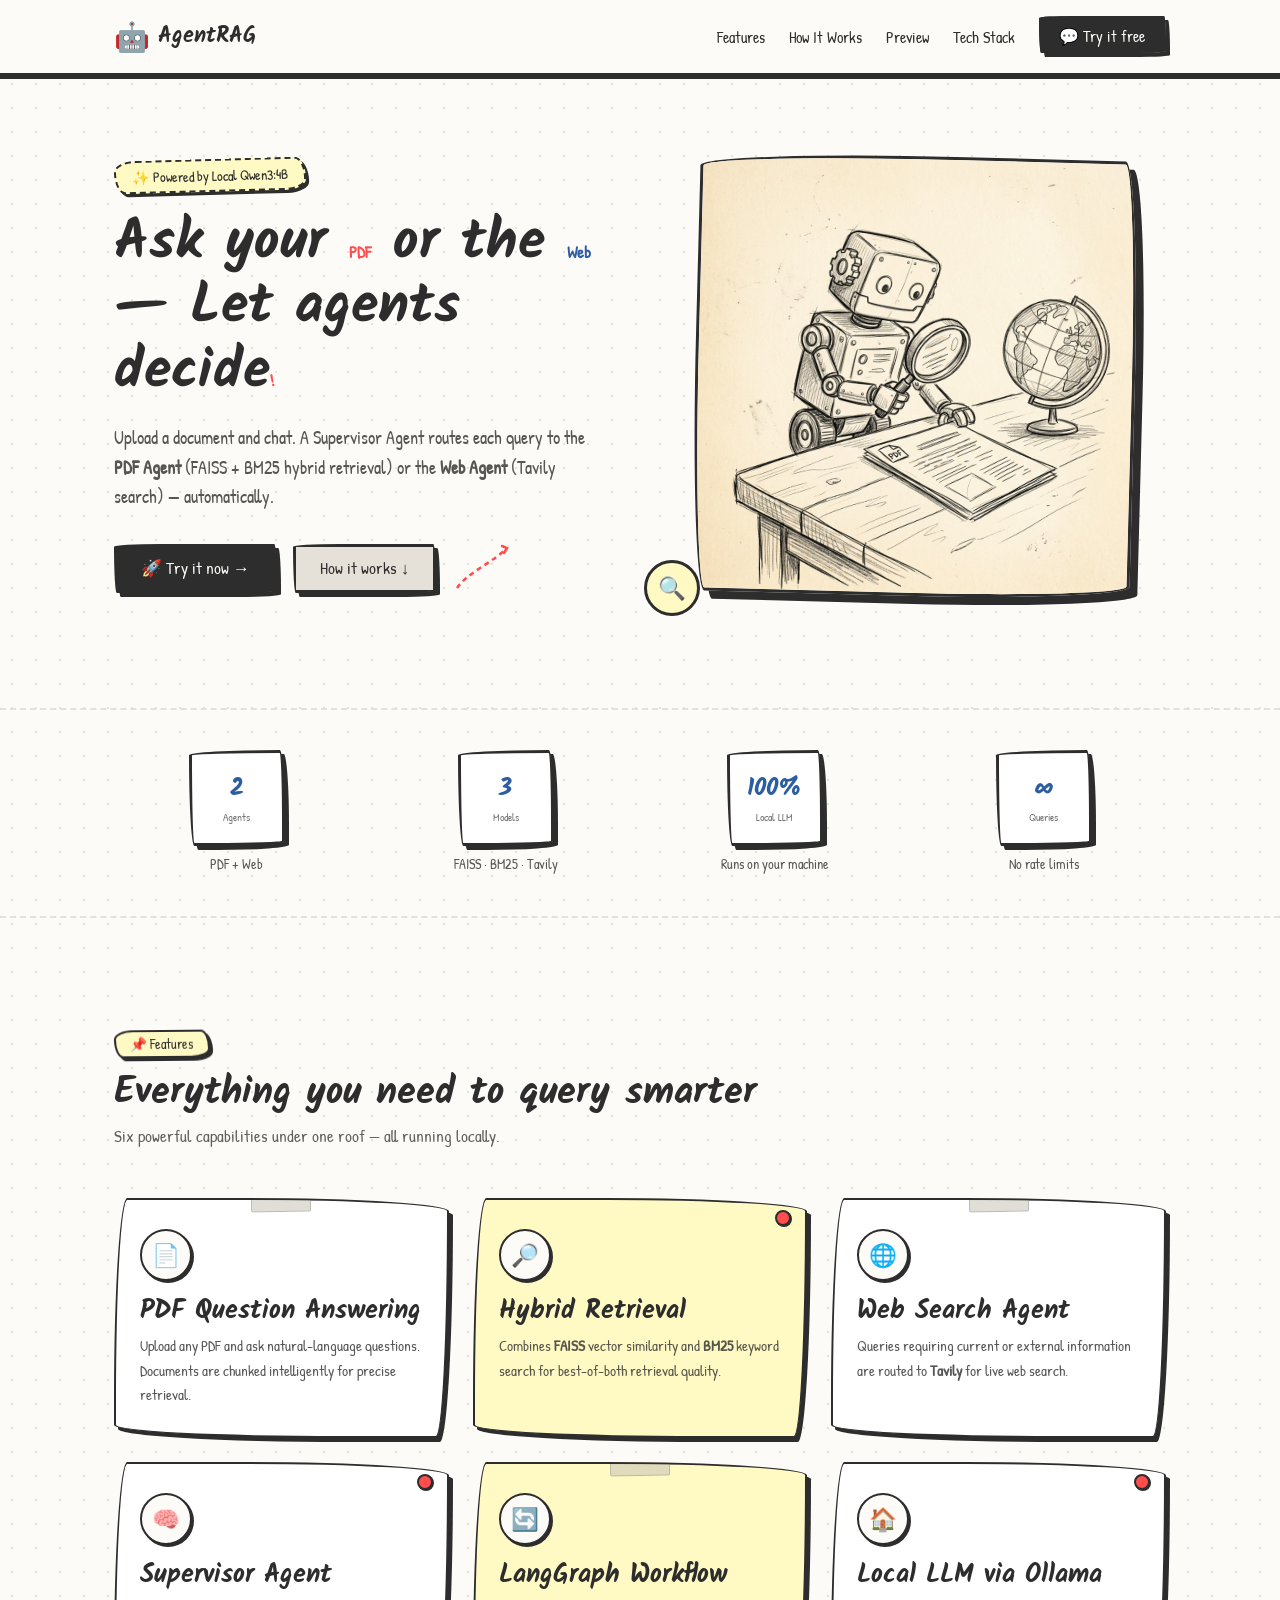
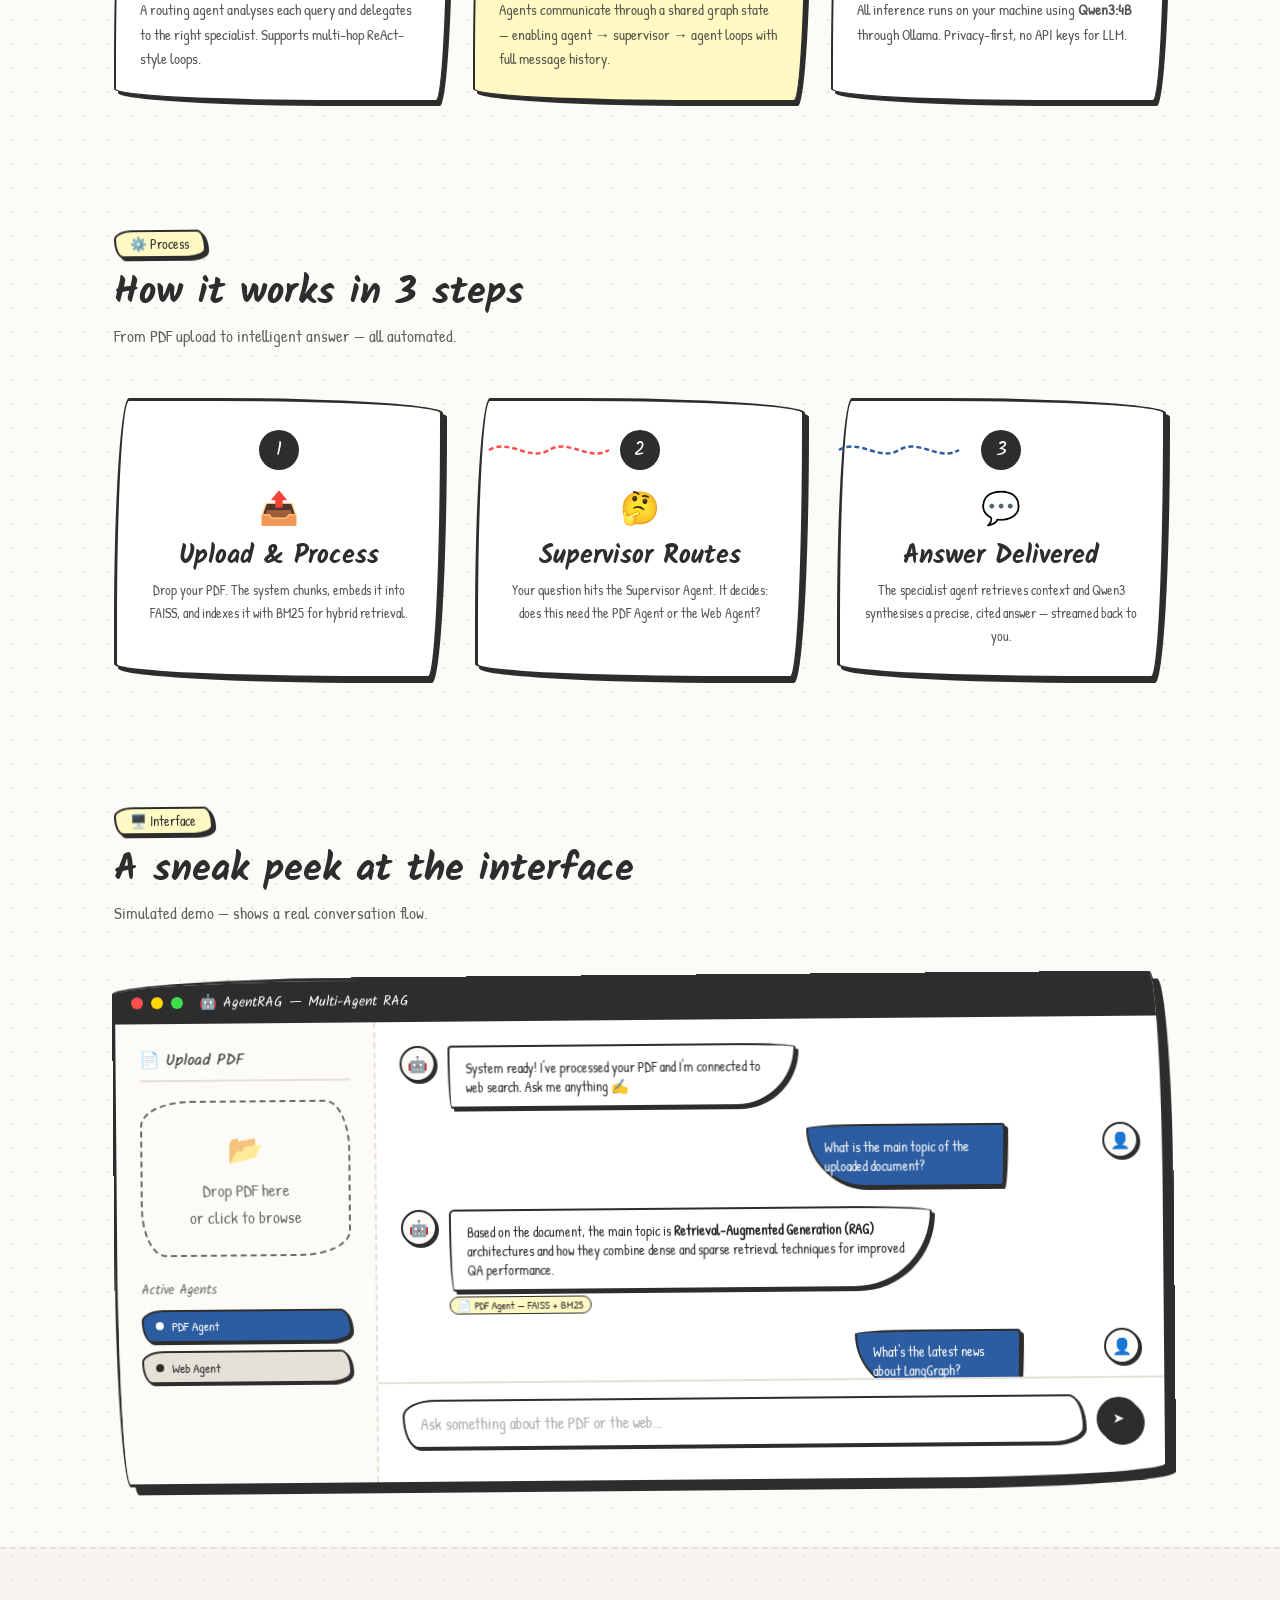
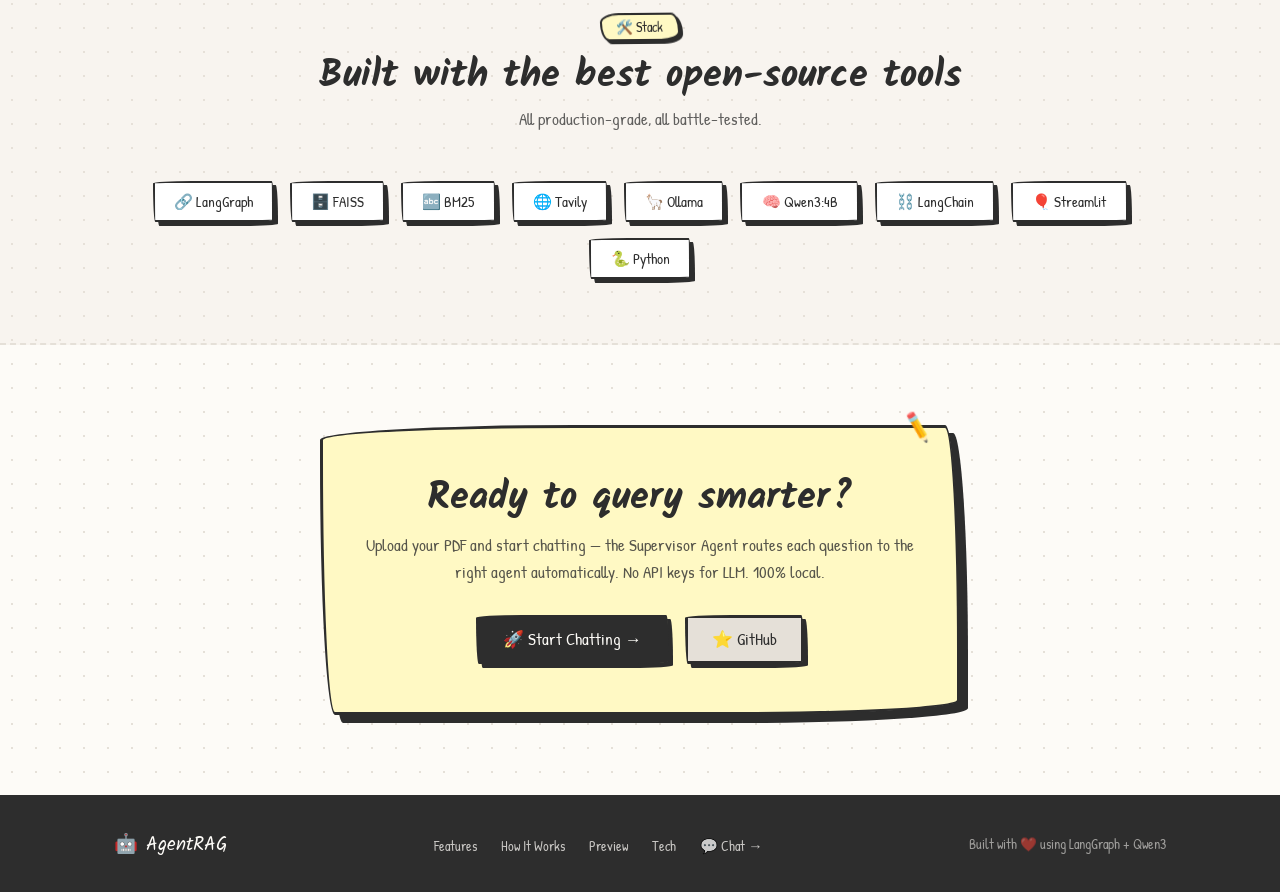
<file: frontend/index.html>
<!DOCTYPE html>
<html lang="en">
<head>
  <meta charset="UTF-8" />
  <meta name="viewport" content="width=device-width, initial-scale=1.0" />
  <title>Multi-Agent RAG — Ask Your PDF or the Web</title>
  <meta name="description" content="A multi-agent RAG system that routes your questions to a PDF Agent or Web Agent — powered by LangGraph, FAISS, BM25, Tavily, and Qwen3 running locally." />
  <link rel="icon" href="data:image/svg+xml,<svg xmlns=%22http://www.w3.org/2000/svg%22 viewBox=%220 0 100 100%22><text y=%22.9em%22 font-size=%2290%22>🤖</text></svg>" />
  <link rel="stylesheet" href="styles.css" />
</head>
<body>

  <!-- =====================================================
       NAV
  ====================================================== -->
  <header class="nav" role="banner">
    <div class="container">
      <div class="nav-inner">
        <a href="#" class="nav-logo" aria-label="Multi-Agent RAG home">
          <span class="nav-logo-icon" aria-hidden="true">🤖</span>
          <span class="nav-logo-text">AgentRAG</span>
        </a>

        <nav aria-label="Main navigation">
          <ul class="nav-links">
            <li><a href="#features">Features</a></li>
            <li><a href="#how-it-works">How It Works</a></li>
            <li><a href="#preview">Preview</a></li>
            <li><a href="#tech">Tech Stack</a></li>
            <li>
              <a href="chat.html" id="nav-launch-btn" class="nav-cta">
                💬 Try it free
              </a>
            </li>
          </ul>
        </nav>
      </div>
    </div>
  </header>

  <main>

    <!-- =====================================================
         HERO
    ====================================================== -->
    <section class="hero" aria-labelledby="hero-heading">
      <div class="container">
        <div class="hero-grid">

          <!-- Left: Text -->
          <div>
            <div class="hero-badge" aria-label="Badge: Powered by Local LLM">
              ✨ Powered by Local Qwen3:4B
            </div>

            <h1 class="hero-title" id="hero-heading">
              Ask your
              <span class="accent-word">PDF</span>
              or the
              <span class="secondary-word">Web</span>
              — Let agents decide<span style="display:inline-block;transform:rotate(-10deg);color:var(--accent)">!</span>
            </h1>

            <p class="hero-subtitle">
              Upload a document and chat. A Supervisor Agent routes each query to the
              <strong>PDF Agent</strong> (FAISS + BM25 hybrid retrieval) or the
              <strong>Web Agent</strong> (Tavily search) — automatically.
            </p>

            <div class="hero-actions">
              <a href="chat.html" id="hero-launch-btn" class="btn btn-primary">
                🚀 Try it now →
              </a>
              <a href="#how-it-works" class="btn btn-secondary" id="hero-learn-btn">
                How it works ↓
              </a>

              <!-- Dashed arrow decoration (desktop only) -->
              <svg class="hero-arrow" width="60" height="50" viewBox="0 0 60 50" fill="none" aria-hidden="true">
                <path d="M5 45 C 15 30, 40 20, 55 5" stroke="#ff4d4d" stroke-width="2.5" stroke-dasharray="5 4" fill="none"/>
                <path d="M50 3 L55 5 L52 10" stroke="#ff4d4d" stroke-width="2.5" fill="none" stroke-linecap="round"/>
              </svg>
            </div>
          </div>

          <!-- Right: Illustration -->
          <div class="hero-img-wrap">
            <img
              src="assets/hero.jpg"
              alt="Sketch of a robot reading a PDF document next to a globe — representing the PDF and Web agents"
              class="hero-img"
              width="440"
              height="440"
              loading="eager"
            />
            <div class="hero-bounce" aria-hidden="true">🔍</div>
          </div>

        </div>
      </div>
    </section>

    <!-- =====================================================
         STATS
    ====================================================== -->
    <section class="stats-bar" aria-label="Key stats">
      <div class="container">
        <div class="stats-grid">

          <div class="stat-item">
            <div class="stat-bubble">
              <span class="stat-num">2</span>
              <span class="stat-label">Agents</span>
            </div>
            <p class="stat-desc">PDF + Web</p>
          </div>

          <div class="stat-item">
            <div class="stat-bubble">
              <span class="stat-num">3</span>
              <span class="stat-label">Models</span>
            </div>
            <p class="stat-desc">FAISS · BM25 · Tavily</p>
          </div>

          <div class="stat-item">
            <div class="stat-bubble">
              <span class="stat-num">100%</span>
              <span class="stat-label">Local LLM</span>
            </div>
            <p class="stat-desc">Runs on your machine</p>
          </div>

          <div class="stat-item">
            <div class="stat-bubble">
              <span class="stat-num">∞</span>
              <span class="stat-label">Queries</span>
            </div>
            <p class="stat-desc">No rate limits</p>
          </div>

        </div>
      </div>
    </section>

    <!-- =====================================================
         FEATURES
    ====================================================== -->
    <section class="features" id="features" aria-labelledby="features-heading">
      <div class="container">
        <div class="section-tag">📌 Features</div>
        <h2 class="section-heading" id="features-heading">Everything you need to query smarter</h2>
        <p class="section-sub">Six powerful capabilities under one roof — all running locally.</p>

        <div class="features-grid">

          <!-- Card 1: tape -->
          <article class="feature-card" id="feature-pdf">
            <div class="tape" aria-hidden="true"></div>
            <div class="feature-icon-wrap" aria-hidden="true">📄</div>
            <h3 class="feature-title">PDF Question Answering</h3>
            <p class="feature-desc">
              Upload any PDF and ask natural-language questions.
              Documents are chunked intelligently for precise retrieval.
            </p>
          </article>

          <!-- Card 2: tack, postit -->
          <article class="feature-card postit-card" id="feature-hybrid">
            <div class="tack" aria-hidden="true"></div>
            <div class="feature-icon-wrap" aria-hidden="true">🔎</div>
            <h3 class="feature-title">Hybrid Retrieval</h3>
            <p class="feature-desc">
              Combines <strong>FAISS</strong> vector similarity and
              <strong>BM25</strong> keyword search for best-of-both retrieval quality.
            </p>
          </article>

          <!-- Card 3: tape -->
          <article class="feature-card" id="feature-web">
            <div class="tape" aria-hidden="true"></div>
            <div class="feature-icon-wrap" aria-hidden="true">🌐</div>
            <h3 class="feature-title">Web Search Agent</h3>
            <p class="feature-desc">
              Queries requiring current or external information are routed to
              <strong>Tavily</strong> for live web search.
            </p>
          </article>

          <!-- Card 4: tack -->
          <article class="feature-card" id="feature-supervisor">
            <div class="tack" aria-hidden="true"></div>
            <div class="feature-icon-wrap" aria-hidden="true">🧠</div>
            <h3 class="feature-title">Supervisor Agent</h3>
            <p class="feature-desc">
              A routing agent analyses each query and delegates to the right specialist.
              Supports multi-hop ReAct-style loops.
            </p>
          </article>

          <!-- Card 5: tape, postit -->
          <article class="feature-card postit-card" id="feature-langgraph">
            <div class="tape" aria-hidden="true"></div>
            <div class="feature-icon-wrap" aria-hidden="true">🔄</div>
            <h3 class="feature-title">LangGraph Workflow</h3>
            <p class="feature-desc">
              Agents communicate through a shared graph state — enabling agent → supervisor → agent loops with full message history.
            </p>
          </article>

          <!-- Card 6: tack -->
          <article class="feature-card" id="feature-local">
            <div class="tack" aria-hidden="true"></div>
            <div class="feature-icon-wrap" aria-hidden="true">🏠</div>
            <h3 class="feature-title">Local LLM via Ollama</h3>
            <p class="feature-desc">
              All inference runs on your machine using <strong>Qwen3:4B</strong> through Ollama.
              Privacy-first, no API keys for LLM.
            </p>
          </article>

        </div>
      </div>
    </section>

    <!-- =====================================================
         HOW IT WORKS
    ====================================================== -->
    <section class="how-it-works" id="how-it-works" aria-labelledby="hiw-heading">
      <div class="container">
        <div class="section-tag">⚙️ Process</div>
        <h2 class="section-heading" id="hiw-heading">How it works in 3 steps</h2>
        <p class="section-sub">From PDF upload to intelligent answer — all automated.</p>

        <div style="position:relative;">

          <!-- SVG squiggle connectors (desktop) -->
          <svg class="steps-connector" style="position:absolute;top:38px;left:calc(33.33% + 24px);width:calc(33.33% - 48px);height:28px;overflow:visible;z-index:5;" aria-hidden="true">
            <path d="M0,14 C20,2 40,26 60,14 C80,2 100,26 120,14" stroke="#ff4d4d" stroke-width="2.5" fill="none" stroke-dasharray="5 3" />
          </svg>
          <svg class="steps-connector" style="position:absolute;top:38px;left:calc(66.66% + 24px);width:calc(33.33% - 48px);height:28px;overflow:visible;z-index:5;" aria-hidden="true">
            <path d="M0,14 C20,2 40,26 60,14 C80,2 100,26 120,14" stroke="#2d5da1" stroke-width="2.5" fill="none" stroke-dasharray="5 3" />
          </svg>

          <div class="steps-grid">

            <article class="step-card" id="step-1">
              <div class="step-num">1</div>
              <div class="step-icon" aria-hidden="true">📤</div>
              <h3 class="step-title">Upload & Process</h3>
              <p class="step-desc">
                Drop your PDF. The system chunks, embeds it into FAISS, and indexes it with BM25 for hybrid retrieval.
              </p>
            </article>

            <article class="step-card" id="step-2">
              <div class="step-num">2</div>
              <div class="step-icon" aria-hidden="true">🤔</div>
              <h3 class="step-title">Supervisor Routes</h3>
              <p class="step-desc">
                Your question hits the Supervisor Agent. It decides: does this need the PDF Agent or the Web Agent?
              </p>
            </article>

            <article class="step-card" id="step-3">
              <div class="step-num">3</div>
              <div class="step-icon" aria-hidden="true">💬</div>
              <h3 class="step-title">Answer Delivered</h3>
              <p class="step-desc">
                The specialist agent retrieves context and Qwen3 synthesises a precise, cited answer — streamed back to you.
              </p>
            </article>

          </div>
        </div>
      </div>
    </section>

    <!-- =====================================================
         APP PREVIEW (interactive chat demo)
    ====================================================== -->
    <section class="app-preview" id="preview" aria-labelledby="preview-heading">
      <div class="container">
        <div class="section-tag">🖥️ Interface</div>
        <h2 class="section-heading" id="preview-heading">A sneak peek at the interface</h2>
        <p class="section-sub">Simulated demo — shows a real conversation flow.</p>

        <div class="app-window" role="img" aria-label="App interface preview showing sidebar and chat area">

          <!-- Titlebar -->
          <div class="app-titlebar" aria-hidden="true">
            <div class="titlebar-dot red"></div>
            <div class="titlebar-dot yellow"></div>
            <div class="titlebar-dot green"></div>
            <span class="titlebar-label">🤖 AgentRAG — Multi-Agent RAG</span>
          </div>

          <!-- Body -->
          <div class="app-body">

            <!-- Sidebar -->
            <aside class="app-sidebar" aria-label="Sidebar">
              <div class="sidebar-heading">📄 Upload PDF</div>

              <div class="upload-zone" id="demo-upload-zone" role="button" tabindex="0" aria-label="Upload PDF demo zone">
                <span class="upload-zone-icon">📂</span>
                <span>Drop PDF here<br/>or click to browse</span>
              </div>

              <div style="margin-top:0.5rem;">
                <p style="font-size:0.8rem;opacity:0.7;margin-bottom:0.5rem;font-family:var(--font-heading);">Active Agents</p>
                <div class="agent-badge active" id="agent-pdf-badge">
                  <div class="agent-dot"></div> PDF Agent
                </div>
                <div class="agent-badge" id="agent-web-badge" style="margin-top:0.5rem;">
                  <div class="agent-dot"></div> Web Agent
                </div>
              </div>
            </aside>

            <!-- Chat -->
            <div class="chat-area">
              <div class="chat-messages" id="demo-chat-messages" aria-live="polite" aria-label="Demo chat messages">

                <!-- Static demo messages -->
                <div class="msg">
                  <div class="msg-avatar" aria-hidden="true">🤖</div>
                  <div>
                    <div class="msg-bubble">
                      System ready! I've processed your PDF and I'm connected to web search. Ask me anything ✍️
                    </div>
                  </div>
                </div>

                <div class="msg user-msg">
                  <div class="msg-avatar" aria-hidden="true">👤</div>
                  <div>
                    <div class="msg-bubble">What is the main topic of the uploaded document?</div>
                  </div>
                </div>

                <div class="msg" id="demo-reply-1">
                  <div class="msg-avatar" aria-hidden="true">🤖</div>
                  <div>
                    <div class="msg-bubble">
                      Based on the document, the main topic is <strong>Retrieval-Augmented Generation (RAG)</strong> architectures and how they combine dense and sparse retrieval techniques for improved QA performance.
                    </div>
                    <div class="msg-agent-tag">📄 PDF Agent — FAISS + BM25</div>
                  </div>
                </div>

                <div class="msg user-msg">
                  <div class="msg-avatar" aria-hidden="true">👤</div>
                  <div>
                    <div class="msg-bubble">What's the latest news about LangGraph?</div>
                  </div>
                </div>

                <div class="msg" id="demo-reply-2">
                  <div class="msg-avatar" aria-hidden="true">🤖</div>
                  <div>
                    <div class="msg-bubble" id="typing-bubble">
                      <span class="typing-dot"></span>
                      <span class="typing-dot"></span>
                      <span class="typing-dot"></span>
                    </div>
                  </div>
                </div>

              </div>

              <!-- Chat input -->
              <div class="chat-input-area">
                <input
                  id="demo-chat-input"
                  class="input"
                  type="text"
                  placeholder="Ask something about the PDF or the web..."
                  aria-label="Demo chat input"
                  autocomplete="off"
                />
                <button class="btn btn-primary btn-icon btn-sm" id="demo-send-btn" aria-label="Send message">
                  ➤
                </button>
              </div>
            </div>
          </div>

        </div>
      </div>
    </section>

    <!-- =====================================================
         TECH STACK
    ====================================================== -->
    <section class="tech-stack" id="tech" aria-labelledby="tech-heading">
      <div class="container" style="text-align:center;">
        <div class="section-tag">🛠️ Stack</div>
        <h2 class="section-heading" id="tech-heading">Built with the best open-source tools</h2>
        <p class="section-sub">All production-grade, all battle-tested.</p>

        <div class="tech-pills" role="list" aria-label="Technology stack">
          <div class="tech-pill" role="listitem" id="tech-langgraph">🔗 LangGraph</div>
          <div class="tech-pill" role="listitem" id="tech-faiss">🗄️ FAISS</div>
          <div class="tech-pill" role="listitem" id="tech-bm25">🔤 BM25</div>
          <div class="tech-pill" role="listitem" id="tech-tavily">🌐 Tavily</div>
          <div class="tech-pill" role="listitem" id="tech-ollama">🦙 Ollama</div>
          <div class="tech-pill" role="listitem" id="tech-qwen">🧠 Qwen3:4B</div>
          <div class="tech-pill" role="listitem" id="tech-langchain">⛓️ LangChain</div>
          <div class="tech-pill" role="listitem" id="tech-streamlit">🎈 Streamlit</div>
          <div class="tech-pill" role="listitem" id="tech-python">🐍 Python</div>
        </div>
      </div>
    </section>

    <!-- =====================================================
         CTA
    ====================================================== -->
    <section class="cta-section" id="cta" aria-labelledby="cta-heading">
      <div class="container" style="display:flex;justify-content:center;">
        <div class="cta-box">
          <div class="cta-scribble" aria-hidden="true">✏️</div>
          <h2 id="cta-heading">Ready to query smarter?</h2>
          <p>
            Upload your PDF and start chatting — the Supervisor Agent routes each question
            to the right agent automatically. No API keys for LLM. 100% local.
          </p>
          <div style="display:flex;gap:1rem;flex-wrap:wrap;justify-content:center;">
            <a href="chat.html" id="cta-launch-btn" class="btn btn-primary">
              🚀 Start Chatting →
            </a>
            <a href="https://github.com" id="cta-github-btn" class="btn btn-secondary" target="_blank" rel="noopener">
              ⭐ GitHub
            </a>
          </div>
        </div>
      </div>
    </section>

  </main>

  <!-- =====================================================
       FOOTER
  ====================================================== -->
  <footer class="footer" role="contentinfo">
    <div class="container">
      <div class="footer-inner">
        <a href="#" class="footer-brand">🤖 AgentRAG</a>

        <ul class="footer-links" aria-label="Footer navigation">
          <li><a href="#features">Features</a></li>
          <li><a href="#how-it-works">How It Works</a></li>
          <li><a href="#preview">Preview</a></li>
          <li><a href="#tech">Tech</a></li>
          <li><a href="chat.html">💬 Chat →</a></li>
        </ul>

        <p class="footer-copy">Built with ❤️ using LangGraph + Qwen3</p>
      </div>
    </div>
  </footer>

  <script src="app.js"></script>
</body>
</html>
</file>
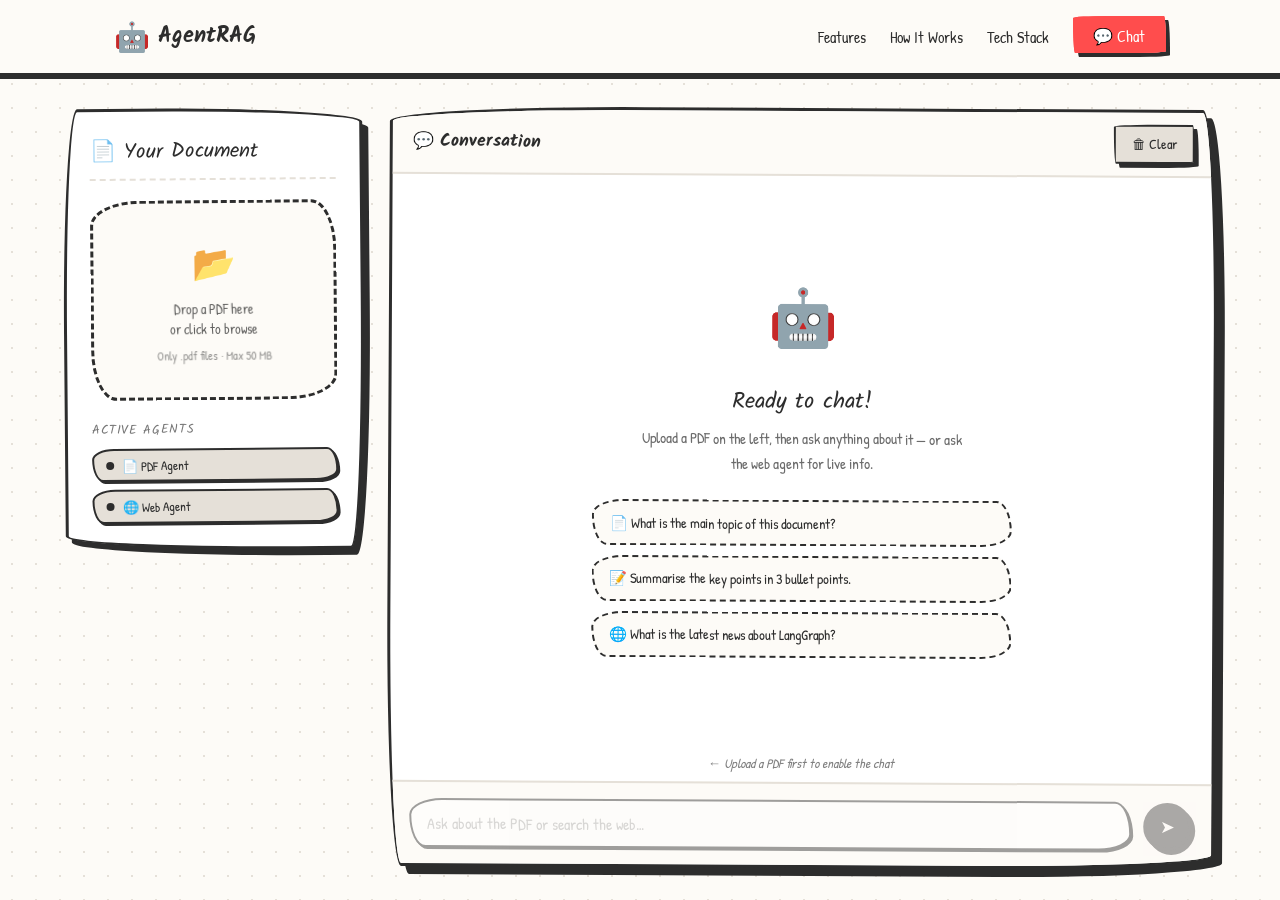
<file: frontend/chat.html>
<!DOCTYPE html>
<html lang="en">
<head>
  <meta charset="UTF-8" />
  <meta name="viewport" content="width=device-width, initial-scale=1.0" />
  <title>Chat — AgentRAG</title>
  <meta name="description" content="Chat with your PDF or search the web using the Multi-Agent RAG system." />
  <link rel="icon" href="data:image/svg+xml,<svg xmlns=%22http://www.w3.org/2000/svg%22 viewBox=%220 0 100 100%22><text y=%22.9em%22 font-size=%2290%22>🤖</text></svg>" />
  <link rel="stylesheet" href="styles.css" />
  <link rel="stylesheet" href="chat.css" />
</head>
<body class="chat-page">

  <!-- =====================================================
       NAV  (identical to landing page)
  ====================================================== -->
  <header class="nav" role="banner">
    <div class="container">
      <div class="nav-inner">
        <a href="index.html" class="nav-logo" aria-label="AgentRAG home">
          <span class="nav-logo-icon" aria-hidden="true">🤖</span>
          <span class="nav-logo-text">AgentRAG</span>
        </a>

        <nav aria-label="Main navigation">
          <ul class="nav-links">
            <li><a href="index.html#features">Features</a></li>
            <li><a href="index.html#how-it-works">How It Works</a></li>
            <li><a href="index.html#tech">Tech Stack</a></li>
            <li>
              <a href="chat.html" id="nav-chat-btn" class="nav-cta chat-nav-cta" aria-current="page">
                💬 Chat
              </a>
            </li>
          </ul>
        </nav>
      </div>
    </div>
  </header>

  <!-- =====================================================
       MAIN LAYOUT
  ====================================================== -->
  <main class="chat-layout">

    <!-- ── LEFT SIDEBAR ─────────────────────────────── -->
    <aside class="chat-sidebar" aria-label="Document sidebar">

      <div class="sidebar-title">
        📄 Your Document
      </div>

      <!-- Upload drop zone -->
      <div
        class="upload-area"
        id="upload-area"
        role="button"
        tabindex="0"
        aria-label="Upload a PDF file"
        aria-describedby="upload-hint"
      >
        <input
          type="file"
          id="pdf-file-input"
          accept=".pdf"
          aria-hidden="true"
          tabindex="-1"
        />
        <span class="upload-area-icon" aria-hidden="true" id="upload-icon">📂</span>
        <p class="upload-area-text" id="upload-text">
          Drop a PDF here<br />or click to browse
        </p>
        <span class="upload-area-hint" id="upload-hint">Only .pdf files · Max 50 MB</span>
      </div>

      <!-- Progress indicator (shown while pipeline builds) -->
      <div class="upload-progress" id="upload-progress" aria-live="polite" aria-label="Upload progress">
        <div class="progress-label">
          <span class="progress-spinner" aria-hidden="true"></span>
          <span id="progress-text">Processing PDF…</span>
        </div>
        <div class="progress-bar-track" role="progressbar" aria-valuemin="0" aria-valuemax="100" aria-valuenow="0" id="progress-bar-track">
          <div class="progress-bar-fill" id="progress-bar-fill"></div>
        </div>
      </div>

      <!-- Document card (shown after successful upload) -->
      <div class="doc-card" id="doc-card" aria-label="Uploaded document info">
        <div class="doc-card-tape" aria-hidden="true"></div>
        <p class="doc-card-name" id="doc-card-name">document.pdf</p>
        <p class="doc-card-info" id="doc-card-info">Loading summary…</p>
        <button class="doc-card-reset" id="doc-card-reset" aria-label="Upload a different PDF">
          ↩ Upload a different PDF
        </button>
      </div>

      <!-- Agent status badges -->
      <div class="agent-status-section" aria-label="Active agents">
        <p class="agent-status-label">Active Agents</p>
        <div class="agent-badge" id="badge-pdf" aria-live="polite">
          <div class="agent-dot" aria-hidden="true"></div>
          📄 PDF Agent
        </div>
        <div class="agent-badge" id="badge-web" aria-live="polite">
          <div class="agent-dot" aria-hidden="true"></div>
          🌐 Web Agent
        </div>
      </div>

    </aside>

    <!-- ── CHAT PANEL ────────────────────────────────── -->
    <section class="chat-panel" aria-labelledby="chat-panel-heading">

      <!-- Panel header -->
      <div class="chat-panel-header">
        <h1 class="chat-panel-title" id="chat-panel-heading">
          <span aria-hidden="true">💬</span> Conversation
        </h1>
        <div class="chat-panel-actions">
          <button
            class="btn btn-secondary btn-sm"
            id="clear-chat-btn"
            aria-label="Clear conversation history"
            title="Clear chat"
          >
            🗑 Clear
          </button>
        </div>
      </div>

      <!-- Messages -->
      <div
        class="messages-area"
        id="messages-area"
        role="log"
        aria-live="polite"
        aria-label="Conversation messages"
      >

        <!-- Empty state (hidden once messages appear) -->
        <div class="empty-state" id="empty-state">
          <span class="empty-state-icon" aria-hidden="true">🤖</span>
          <div>
            <p class="empty-state-title">Ready to chat!</p>
            <p class="empty-state-sub">Upload a PDF on the left, then ask anything about it — or ask the web agent for live info.</p>
          </div>

          <div class="example-prompts" role="list" aria-label="Example prompts">
            <button class="example-prompt" role="listitem" id="prompt-1" data-prompt="What is the main topic of this document?">
              📄 What is the main topic of this document?
            </button>
            <button class="example-prompt" role="listitem" id="prompt-2" data-prompt="Summarise the key points in 3 bullet points.">
              📝 Summarise the key points in 3 bullet points.
            </button>
            <button class="example-prompt" role="listitem" id="prompt-3" data-prompt="What is the latest news about LangGraph?">
              🌐 What is the latest news about LangGraph?
            </button>
          </div>
        </div>

      </div>

      <!-- Upload hint below messages when no PDF loaded -->
      <p class="input-locked-hint" id="input-locked-hint">
        ← Upload a PDF first to enable the chat
      </p>

      <!-- Input area -->
      <div class="input-area">
        <textarea
          id="chat-input"
          class="chat-textarea"
          placeholder="Ask about the PDF or search the web…"
          rows="1"
          disabled
          aria-label="Message input"
          aria-describedby="input-locked-hint"
          autocomplete="off"
        ></textarea>
        <button
          class="send-btn"
          id="send-btn"
          aria-label="Send message"
          disabled
        >➤</button>
      </div>

    </section>

  </main>

  <!-- Toast notification -->
  <div class="toast" id="toast" role="alert" aria-live="assertive" aria-atomic="true"></div>

  <script src="chat.js"></script>
</body>
</html>
</file>
<file: frontend/styles.css>
/* ============================================================
   MULTI-AGENT RAG — Hand-Drawn Design System
   styles.css
   ============================================================ */

@import url('https://fonts.googleapis.com/css2?family=Kalam:wght@400;700&family=Patrick+Hand&display=swap');

/* ============================================================
   Design Tokens
   ============================================================ */
:root {
  --bg:           #fdfbf7;
  --fg:           #2d2d2d;
  --muted:        #e5e0d8;
  --accent:       #ff4d4d;
  --border:       #2d2d2d;
  --secondary:    #2d5da1;
  --postit:       #fff9c4;
  --white:        #ffffff;
  --shadow-sm:    4px 4px 0px 0px #2d2d2d;
  --shadow-md:    6px 6px 0px 0px #2d2d2d;
  --shadow-lg:    8px 8px 0px 0px #2d2d2d;
  --shadow-blue:  4px 4px 0px 0px #2d5da1;
  --radius-wobbly: 255px 15px 225px 15px / 15px 225px 15px 255px;
  --radius-wobbly-md: 15px 225px 15px 255px / 225px 15px 255px 15px;
  --radius-wobbly-alt: 50px 25px 50px 25px / 25px 50px 25px 50px;
  --font-heading: 'Kalam', cursive;
  --font-body:    'Patrick Hand', cursive;
  --transition:   transform 100ms ease, box-shadow 100ms ease, background-color 100ms ease;
}

/* ============================================================
   Reset & Base
   ============================================================ */
*, *::before, *::after {
  box-sizing: border-box;
  margin: 0;
  padding: 0;
}

html { scroll-behavior: smooth; }

body {
  font-family: var(--font-body);
  background-color: var(--bg);
  background-image: radial-gradient(#e5e0d8 1px, transparent 1px);
  background-size: 24px 24px;
  color: var(--fg);
  min-height: 100vh;
  overflow-x: hidden;
}

/* ============================================================
   Typography
   ============================================================ */
h1, h2, h3, h4 {
  font-family: var(--font-heading);
  font-weight: 700;
  line-height: 1.15;
  color: var(--fg);
}

h1 { font-size: clamp(2.2rem, 5vw, 3.5rem); }
h2 { font-size: clamp(1.6rem, 3.5vw, 2.4rem); }
h3 { font-size: clamp(1.2rem, 2.5vw, 1.6rem); }

p, input, textarea, button, label, span {
  font-family: var(--font-body);
  font-size: 1.05rem;
  line-height: 1.6;
}

/* ============================================================
   Layout
   ============================================================ */
.container {
  max-width: 1100px;
  margin: 0 auto;
  padding: 0 1.5rem;
}

/* ============================================================
   Navigation
   ============================================================ */
.nav {
  position: sticky;
  top: 0;
  z-index: 100;
  background: var(--bg);
  border-bottom: 3px solid var(--border);
  box-shadow: 0 3px 0 0 var(--border);
  padding: 0.85rem 0;
}

.nav-inner {
  display: flex;
  align-items: center;
  justify-content: space-between;
  gap: 1rem;
}

.nav-logo {
  display: flex;
  align-items: center;
  gap: 0.5rem;
  text-decoration: none;
}

.nav-logo-icon {
  font-size: 1.8rem;
  display: inline-block;
  animation: wobble 3s ease-in-out infinite;
}

.nav-logo-text {
  font-family: var(--font-heading);
  font-size: 1.4rem;
  font-weight: 700;
  color: var(--fg);
}

.nav-links {
  display: flex;
  align-items: center;
  gap: 1.5rem;
  list-style: none;
}

.nav-links a {
  font-family: var(--font-body);
  color: var(--fg);
  text-decoration: none;
  font-size: 1rem;
  position: relative;
  padding-bottom: 2px;
  transition: color 100ms ease;
}

.nav-links a::after {
  content: '';
  position: absolute;
  bottom: 0;
  left: 0;
  width: 0;
  height: 2px;
  background: var(--accent);
  transition: width 150ms ease;
  border-radius: 2px;
}

.nav-links a:hover { color: var(--accent); }
.nav-links a:hover::after { width: 100%; }

.nav-cta {
  background: var(--fg);
  color: var(--bg) !important;
  border: 3px solid var(--fg);
  border-radius: var(--radius-wobbly);
  padding: 0.4rem 1.1rem;
  font-family: var(--font-body);
  cursor: pointer;
  box-shadow: var(--shadow-sm);
  transition: var(--transition);
  text-decoration: none;
  font-size: 0.95rem;
}

.nav-cta:hover {
  background: var(--accent) !important;
  color: var(--white) !important;
  border-color: var(--accent);
  box-shadow: 2px 2px 0px 0px var(--fg) !important;
  transform: translate(2px, 2px);
}

/* ============================================================
   Hero Section
   ============================================================ */
.hero {
  padding: 5rem 0 4rem;
  position: relative;
  overflow: hidden;
}

.hero-grid {
  display: grid;
  grid-template-columns: 1fr 1fr;
  align-items: center;
  gap: 3rem;
}

.hero-badge {
  display: inline-block;
  background: var(--postit);
  border: 2px dashed var(--fg);
  border-radius: var(--radius-wobbly-alt);
  padding: 0.3rem 1rem;
  font-size: 0.9rem;
  transform: rotate(-1.5deg);
  margin-bottom: 1.2rem;
  box-shadow: 3px 3px 0px 0px var(--fg);
}

.hero-title { margin-bottom: 1.2rem; }

.hero-title .accent-word {
  color: var(--accent);
  display: inline-block;
  transform: rotate(-1deg);
}

.hero-title .secondary-word {
  color: var(--secondary);
  display: inline-block;
  transform: rotate(0.5deg);
}

.hero-subtitle {
  font-size: 1.15rem;
  opacity: 0.8;
  margin-bottom: 2rem;
  max-width: 480px;
}

.hero-actions {
  display: flex;
  gap: 1rem;
  flex-wrap: wrap;
  align-items: center;
  position: relative;
}

.hero-img-wrap {
  position: relative;
  display: flex;
  justify-content: center;
}

.hero-img {
  width: 100%;
  max-width: 440px;
  border: 3px solid var(--fg);
  border-radius: var(--radius-wobbly);
  box-shadow: var(--shadow-lg);
  transform: rotate(1.5deg);
  transition: transform 300ms ease;
}

.hero-img:hover { transform: rotate(0deg) scale(1.02); }

.hero-bounce {
  position: absolute;
  bottom: -20px;
  left: -20px;
  width: 56px;
  height: 56px;
  background: var(--postit);
  border: 3px solid var(--fg);
  border-radius: 50%;
  animation: bounce 3s ease-in-out infinite;
  display: none;
  font-size: 1.4rem;
  align-items: center;
  justify-content: center;
}

@media (min-width: 768px) {
  .hero-bounce {
    display: flex;
  }
}

/* ============================================================
   Stats Bar
   ============================================================ */
.stats-bar {
  padding: 2.5rem 0;
  border-top: 2px dashed var(--muted);
  border-bottom: 2px dashed var(--muted);
  margin: 3rem 0;
}

.stats-grid {
  display: grid;
  grid-template-columns: repeat(2, 1fr);
  gap: 1.5rem;
}

@media (min-width: 640px) {
  .stats-grid { grid-template-columns: repeat(4, 1fr); }
}

.stat-item { text-align: center; }

.stat-bubble {
  display: inline-flex;
  flex-direction: column;
  align-items: center;
  justify-content: center;
  width: 96px;
  height: 96px;
  background: var(--white);
  border: 3px solid var(--fg);
  border-radius: 255px 15px 200px 15px / 15px 200px 15px 255px;
  box-shadow: var(--shadow-sm);
  margin-bottom: 0.5rem;
  transition: var(--transition);
}

.stat-bubble:hover {
  transform: translate(2px, 2px);
  box-shadow: 2px 2px 0px 0px var(--fg);
}

.stat-num {
  font-family: var(--font-heading);
  font-size: 1.5rem;
  font-weight: 700;
  color: var(--secondary);
}

.stat-label { font-size: 0.7rem; opacity: 0.65; }
.stat-desc  { font-size: 0.85rem; opacity: 0.8; }

/* ============================================================
   Sections Common
   ============================================================ */
.features, .how-it-works, .app-preview, .cta-section { padding: 4rem 0; }

.section-tag {
  display: inline-block;
  background: var(--postit);
  border: 2px solid var(--fg);
  border-radius: var(--radius-wobbly-alt);
  padding: 0.2rem 0.9rem;
  font-size: 0.85rem;
  transform: rotate(-0.5deg);
  margin-bottom: 0.8rem;
  box-shadow: 3px 3px 0 0 var(--fg);
}

.section-heading { margin-bottom: 0.5rem; }
.section-sub { opacity: 0.75; font-size: 1.05rem; margin-bottom: 3rem; }

/* ============================================================
   Feature Cards
   ============================================================ */
.features-grid {
  display: grid;
  grid-template-columns: 1fr;
  gap: 1.5rem;
}

@media (min-width: 640px) { .features-grid { grid-template-columns: repeat(2, 1fr); } }
@media (min-width: 900px) { .features-grid { grid-template-columns: repeat(3, 1fr); } }

.feature-card {
  background: var(--white);
  border: 2px solid var(--fg);
  border-radius: var(--radius-wobbly-md);
  padding: 1.8rem 1.5rem;
  box-shadow: var(--shadow-sm);
  position: relative;
  transition: var(--transition);
  overflow: hidden;
}

.feature-card:nth-child(even) { transform: rotate(0.5deg); }
.feature-card:nth-child(odd)  { transform: rotate(-0.5deg); }

.feature-card:hover {
  transform: rotate(0deg) translate(-2px, -2px);
  box-shadow: var(--shadow-md);
}

.tape {
  position: absolute;
  top: -6px;
  left: 50%;
  transform: translateX(-50%) rotate(-1deg);
  width: 60px;
  height: 18px;
  background: rgba(200, 195, 185, 0.55);
  border: 1px solid rgba(45, 45, 45, 0.2);
  border-radius: 2px;
  pointer-events: none;
}

.tack {
  position: absolute;
  top: 10px;
  right: 14px;
  width: 16px;
  height: 16px;
  background: var(--accent);
  border: 2px solid var(--fg);
  border-radius: 50%;
  box-shadow: 1px 1px 0 0 var(--fg);
}

.feature-icon-wrap {
  display: inline-flex;
  align-items: center;
  justify-content: center;
  width: 52px;
  height: 52px;
  border: 2px solid var(--fg);
  border-radius: 50%;
  margin-bottom: 1rem;
  background: var(--bg);
  box-shadow: 2px 2px 0 0 var(--fg);
  font-size: 1.4rem;
}

.feature-card.postit-card { background: var(--postit); }

.feature-title { margin-bottom: 0.5rem; }
.feature-desc  { font-size: 0.95rem; opacity: 0.8; }

/* ============================================================
   How It Works — Steps
   ============================================================ */
.steps-grid {
  display: grid;
  grid-template-columns: 1fr;
  gap: 2rem;
  position: relative;
}

@media (min-width: 768px) {
  .steps-grid { grid-template-columns: repeat(3, 1fr); }
}

.step-card {
  background: var(--white);
  border: 3px solid var(--fg);
  border-radius: 15px 225px 15px 255px / 225px 15px 255px 15px;
  padding: 1.8rem 1.5rem;
  box-shadow: var(--shadow-sm);
  text-align: center;
  transition: var(--transition);
}

.step-card:hover {
  transform: translateY(-3px);
  box-shadow: var(--shadow-md);
}

.step-num {
  display: inline-flex;
  align-items: center;
  justify-content: center;
  width: 40px;
  height: 40px;
  background: var(--fg);
  color: var(--bg);
  font-family: var(--font-heading);
  font-size: 1.2rem;
  border-radius: 50%;
  margin-bottom: 1rem;
}

.step-icon  { font-size: 2rem; margin-bottom: 0.8rem; }
.step-title { margin-bottom: 0.4rem; }
.step-desc  { font-size: 0.9rem; opacity: 0.8; }

/* Step connector SVG */
.steps-connector {
  display: none;
}

@media (min-width: 768px) {
  .steps-connector { display: block; }
}

/* ============================================================
   App Preview / Chat Demo
   ============================================================ */
.app-window {
  background: var(--white);
  border: 3px solid var(--fg);
  border-radius: var(--radius-wobbly);
  box-shadow: var(--shadow-lg);
  overflow: hidden;
  transform: rotate(-0.5deg);
}

.app-titlebar {
  background: var(--fg);
  padding: 0.6rem 1rem;
  display: flex;
  align-items: center;
  gap: 0.5rem;
}

.titlebar-dot {
  width: 12px;
  height: 12px;
  border-radius: 50%;
}

.titlebar-dot.red    { background: #ff4d4d; }
.titlebar-dot.yellow { background: #ffd900; }
.titlebar-dot.green  { background: #3cde4a; }

.titlebar-label {
  font-family: var(--font-heading);
  color: var(--bg);
  font-size: 0.9rem;
  margin-left: 0.5rem;
}

.app-body {
  display: grid;
  grid-template-columns: 260px 1fr;
  min-height: 460px;
}

@media (max-width: 640px) {
  .app-body         { grid-template-columns: 1fr; }
  .app-sidebar      { display: none; }
}

.app-sidebar {
  border-right: 2px dashed var(--muted);
  padding: 1.5rem;
  background: var(--bg);
  display: flex;
  flex-direction: column;
  gap: 1rem;
}

.sidebar-heading {
  font-family: var(--font-heading);
  font-size: 1rem;
  border-bottom: 2px solid var(--muted);
  padding-bottom: 0.4rem;
  margin-bottom: 0.2rem;
}

.upload-zone {
  border: 2px dashed var(--fg);
  border-radius: var(--radius-wobbly-alt);
  padding: 1.5rem;
  text-align: center;
  font-size: 0.85rem;
  opacity: 0.7;
  cursor: pointer;
  transition: var(--transition);
}

.upload-zone:hover {
  opacity: 1;
  background: var(--postit);
  box-shadow: var(--shadow-sm);
}

.upload-zone-icon { font-size: 1.8rem; display: block; margin-bottom: 0.3rem; }

.agent-badge {
  display: flex;
  align-items: center;
  gap: 0.5rem;
  background: var(--muted);
  border: 2px solid var(--fg);
  border-radius: var(--radius-wobbly-alt);
  padding: 0.35rem 0.75rem;
  font-size: 0.82rem;
  font-family: var(--font-body);
  box-shadow: 2px 2px 0 0 var(--fg);
}

.agent-badge.active {
  background: var(--secondary);
  color: var(--white);
}

.agent-dot {
  width: 8px;
  height: 8px;
  border-radius: 50%;
  background: var(--fg);
  flex-shrink: 0;
}

.agent-badge.active .agent-dot { background: var(--white); }

.chat-area {
  display: flex;
  flex-direction: column;
}

.chat-messages {
  flex: 1;
  padding: 1.5rem;
  display: flex;
  flex-direction: column;
  gap: 1.2rem;
  overflow-y: auto;
  max-height: 360px;
}

.msg {
  display: flex;
  gap: 0.75rem;
  align-items: flex-start;
  animation: fadeSlideUp 0.4s ease;
}

.msg.user-msg { flex-direction: row-reverse; }

.msg-avatar {
  width: 36px;
  height: 36px;
  border: 2px solid var(--fg);
  border-radius: 50%;
  display: flex;
  align-items: center;
  justify-content: center;
  font-size: 1rem;
  background: var(--bg);
  flex-shrink: 0;
  box-shadow: 2px 2px 0 0 var(--fg);
}

.msg-bubble {
  background: var(--white);
  border: 2px solid var(--fg);
  border-radius: 15px 225px 225px 15px / 15px 15px 225px 225px;
  padding: 0.65rem 1rem;
  max-width: 70%;
  font-size: 0.9rem;
  box-shadow: 3px 3px 0 0 var(--fg);
}

.msg.user-msg .msg-bubble {
  background: var(--secondary);
  color: var(--white);
  border-radius: 225px 15px 15px 225px / 15px 15px 225px 225px;
}

.msg-agent-tag {
  font-size: 0.68rem;
  background: var(--postit);
  border: 1.5px solid var(--fg);
  border-radius: 20px;
  padding: 1px 7px;
  margin-top: 0.3rem;
  display: inline-block;
  color: var(--fg);
}

.chat-input-area {
  border-top: 2px solid var(--muted);
  padding: 1rem 1.5rem;
  display: flex;
  gap: 0.75rem;
  align-items: center;
}

/* ============================================================
   Buttons
   ============================================================ */
.btn {
  display: inline-flex;
  align-items: center;
  gap: 0.4rem;
  font-family: var(--font-body);
  font-size: 1.05rem;
  padding: 0.65rem 1.5rem;
  border: 3px solid var(--fg);
  border-radius: var(--radius-wobbly);
  background: var(--white);
  color: var(--fg);
  cursor: pointer;
  box-shadow: var(--shadow-sm);
  transition: var(--transition);
  text-decoration: none;
  white-space: nowrap;
}

.btn:hover {
  background: var(--accent);
  color: var(--white);
  box-shadow: 2px 2px 0px 0px var(--fg);
  transform: translate(2px, 2px);
}

.btn:active {
  box-shadow: none;
  transform: translate(4px, 4px);
}

.btn-primary {
  background: var(--fg);
  color: var(--bg);
}

.btn-primary:hover {
  background: var(--accent);
  color: var(--white);
}

.btn-secondary {
  background: var(--muted);
}

.btn-secondary:hover {
  background: var(--secondary);
  color: var(--white);
}

.btn-sm {
  font-size: 0.88rem;
  padding: 0.4rem 1rem;
  border-width: 2px;
}

.btn-icon {
  display: inline-flex;
  align-items: center;
  justify-content: center;
  width: 44px;
  height: 44px;
  padding: 0;
  border-radius: 50%;
  flex-shrink: 0;
}

/* ============================================================
   Input
   ============================================================ */
.input {
  font-family: var(--font-body);
  font-size: 1rem;
  background: var(--white);
  border: 2px solid var(--fg);
  border-radius: var(--radius-wobbly-alt);
  padding: 0.6rem 1rem;
  width: 100%;
  color: var(--fg);
  outline: none;
  box-shadow: 2px 2px 0 0 var(--fg);
  transition: border-color 150ms ease, box-shadow 150ms ease;
}

.input::placeholder { color: rgba(45, 45, 45, 0.4); }

.input:focus {
  border-color: var(--secondary);
  box-shadow: 2px 2px 0 0 var(--secondary), 0 0 0 3px rgba(45,93,161,0.15);
}

/* ============================================================
   Tech Stack
   ============================================================ */
.tech-stack {
  padding: 4rem 0;
  background: rgba(229, 224, 216, 0.25);
  border-top: 2px dashed var(--muted);
  border-bottom: 2px dashed var(--muted);
}

.tech-pills {
  display: flex;
  flex-wrap: wrap;
  gap: 1rem;
  justify-content: center;
  margin-top: 2.5rem;
}

.tech-pill {
  background: var(--white);
  border: 2px solid var(--fg);
  border-radius: var(--radius-wobbly);
  padding: 0.5rem 1.2rem;
  font-size: 0.95rem;
  box-shadow: var(--shadow-sm);
  display: flex;
  align-items: center;
  gap: 0.4rem;
  transition: var(--transition);
}

.tech-pill:nth-child(even) { transform: rotate(0.5deg); }
.tech-pill:nth-child(odd)  { transform: rotate(-0.5deg); }

.tech-pill:hover {
  transform: translate(-2px, -2px) rotate(0deg);
  box-shadow: var(--shadow-md);
}

/* ============================================================
   CTA Section
   ============================================================ */
.cta-section {
  padding: 5rem 0;
  text-align: center;
}

.cta-box {
  background: var(--postit);
  border: 3px solid var(--fg);
  border-radius: var(--radius-wobbly);
  padding: 3rem 2rem;
  box-shadow: var(--shadow-lg);
  position: relative;
  display: inline-block;
  width: 100%;
  max-width: 640px;
}

.cta-scribble {
  position: absolute;
  top: -18px;
  right: 24px;
  font-size: 1.5rem;
  transform: rotate(15deg);
}

.cta-box h2 { margin-bottom: 0.75rem; }
.cta-box p  { opacity: 0.8; margin-bottom: 1.8rem; }

/* ============================================================
   Footer
   ============================================================ */
.footer {
  border-top: 3px solid var(--fg);
  background: var(--fg);
  color: var(--bg);
  padding: 2rem 0;
}

.footer-inner {
  display: flex;
  flex-direction: column;
  gap: 1rem;
  align-items: center;
  text-align: center;
}

@media (min-width: 640px) {
  .footer-inner {
    flex-direction: row;
    justify-content: space-between;
    text-align: left;
  }
}

.footer-brand {
  font-family: var(--font-heading);
  font-size: 1.2rem;
  color: var(--bg);
  text-decoration: none;
}

.footer-links {
  display: flex;
  gap: 1.5rem;
  list-style: none;
  flex-wrap: wrap;
  justify-content: center;
}

.footer-links a {
  color: rgba(253,251,247,0.75);
  text-decoration: none;
  font-size: 0.9rem;
  transition: color 100ms;
}

.footer-links a:hover {
  color: var(--bg);
  text-decoration: line-through;
}

.footer-copy { font-size: 0.85rem; opacity: 0.55; }

/* ============================================================
   Animations
   ============================================================ */
@keyframes wobble {
  0%, 100% { transform: rotate(-3deg); }
  50%       { transform: rotate(3deg); }
}

@keyframes bounce {
  0%, 100% { transform: translateY(0); }
  50%       { transform: translateY(-12px); }
}

@keyframes fadeSlideUp {
  from { opacity: 0; transform: translateY(16px); }
  to   { opacity: 1; transform: translateY(0); }
}

@keyframes typing {
  0%, 60%, 100% { opacity: 0.3; }
  30%           { opacity: 1; }
}

.typing-dot {
  display: inline-block;
  width: 6px;
  height: 6px;
  background: var(--fg);
  border-radius: 50%;
  animation: typing 1.2s ease-in-out infinite;
  margin-right: 2px;
}

.typing-dot:nth-child(2) { animation-delay: 0.2s; }
.typing-dot:nth-child(3) { animation-delay: 0.4s; }

/* ============================================================
   Scrollbar
   ============================================================ */
::-webkit-scrollbar { width: 6px; }
::-webkit-scrollbar-track { background: var(--muted); }
::-webkit-scrollbar-thumb { background: var(--fg); border-radius: 3px; }

/* ============================================================
   Responsive
   ============================================================ */
@media (max-width: 768px) {
  .hero-grid { grid-template-columns: 1fr; gap: 2rem; }
  .hero-img-wrap { order: -1; }
  .hero-img { max-width: 280px; }
  .nav-links { display: none; }
}
</file>
<file: frontend/chat.css>
/* ============================================================
   chat.css — Chat page styles
   Imports and extends the landing-page design system (styles.css).
   All CSS variables, fonts, and base components are inherited.
   ============================================================ */

/* ── Layout ─────────────────────────────────────────────── */
.chat-page {
  display: flex;
  flex-direction: column;
  min-height: 100vh;
}

.chat-layout {
  flex: 1;
  display: grid;
  grid-template-columns: 300px 1fr;
  gap: 0;
  max-width: 1200px;
  margin: 2rem auto;
  width: 100%;
  padding: 0 1.5rem;
  align-items: start;
}

@media (max-width: 768px) {
  .chat-layout {
    grid-template-columns: 1fr;
    margin: 1rem auto;
  }
}

/* ── Sidebar ─────────────────────────────────────────────── */
.chat-sidebar {
  background: var(--white);
  border: 3px solid var(--fg);
  border-radius: var(--radius-wobbly-md);
  box-shadow: var(--shadow-md);
  padding: 1.5rem;
  display: flex;
  flex-direction: column;
  gap: 1.25rem;
  position: sticky;
  top: 80px;
  transform: rotate(-0.5deg);
}

.sidebar-title {
  font-family: var(--font-heading);
  font-size: 1.3rem;
  border-bottom: 2px dashed var(--muted);
  padding-bottom: 0.6rem;
  display: flex;
  align-items: center;
  gap: 0.4rem;
}

/* ── Upload Zone ─────────────────────────────────────────── */
.upload-area {
  border: 3px dashed var(--fg);
  border-radius: var(--radius-wobbly-alt);
  padding: 2rem 1rem;
  text-align: center;
  cursor: pointer;
  transition: var(--transition);
  background: var(--bg);
  position: relative;
}

.upload-area:hover,
.upload-area.drag-over {
  background: var(--postit);
  box-shadow: var(--shadow-sm);
  transform: translate(-1px, -1px);
}

.upload-area-icon {
  font-size: 2.2rem;
  display: block;
  margin-bottom: 0.5rem;
}

.upload-area-text {
  font-size: 0.9rem;
  opacity: 0.75;
  line-height: 1.4;
}

.upload-area-hint {
  font-size: 0.75rem;
  opacity: 0.5;
  margin-top: 0.4rem;
  display: block;
}

#pdf-file-input {
  position: absolute;
  inset: 0;
  opacity: 0;
  cursor: pointer;
}

/* ── Progress / Status ───────────────────────────────────── */
.upload-progress {
  display: none;
  flex-direction: column;
  gap: 0.5rem;
}

.upload-progress.visible {
  display: flex;
}

.progress-label {
  font-size: 0.85rem;
  display: flex;
  align-items: center;
  gap: 0.5rem;
}

.progress-bar-track {
  height: 8px;
  background: var(--muted);
  border: 2px solid var(--fg);
  border-radius: 20px;
  overflow: hidden;
}

.progress-bar-fill {
  height: 100%;
  background: var(--secondary);
  border-radius: 20px;
  width: 0%;
  transition: width 0.4s ease;
}

.progress-spinner {
  display: inline-block;
  width: 14px;
  height: 14px;
  border: 2px solid var(--muted);
  border-top-color: var(--secondary);
  border-radius: 50%;
  animation: spin 0.8s linear infinite;
  flex-shrink: 0;
}

@keyframes spin {
  to {
    transform: rotate(360deg);
  }
}

/* ── Document Card ───────────────────────────────────────── */
.doc-card {
  display: none;
  background: var(--postit);
  border: 2px solid var(--fg);
  border-radius: var(--radius-wobbly-alt);
  padding: 1rem;
  box-shadow: var(--shadow-sm);
  position: relative;
}

.doc-card.visible {
  display: block;
}

.doc-card-tape {
  position: absolute;
  top: -8px;
  left: 50%;
  transform: translateX(-50%) rotate(-1deg);
  width: 50px;
  height: 16px;
  background: rgba(200, 195, 185, 0.6);
  border: 1px solid rgba(45, 45, 45, 0.2);
  border-radius: 2px;
}

.doc-card-name {
  font-family: var(--font-heading);
  font-size: 1rem;
  word-break: break-all;
  margin-bottom: 0.3rem;
}

.doc-card-info {
  font-size: 0.8rem;
  opacity: 0.8;
  line-height: 1.4;
  margin-bottom: 0.8rem;
}

.doc-card-reset {
  font-size: 0.8rem;
  color: var(--accent);
  cursor: pointer;
  text-decoration: underline;
  background: none;
  border: none;
  font-family: var(--font-body);
  padding: 0;
}

.doc-card-reset:hover {
  opacity: 0.75;
}

/* ── Agent Status Badges ─────────────────────────────────── */
.agent-status-section {
  display: flex;
  flex-direction: column;
  gap: 0.5rem;
}

.agent-status-label {
  font-size: 0.8rem;
  font-family: var(--font-heading);
  opacity: 0.65;
  text-transform: uppercase;
  letter-spacing: 0.05em;
}

/* ── Main Chat Panel ─────────────────────────────────────── */
.chat-panel {
  display: flex;
  flex-direction: column;
  height: calc(100vh - 140px);
  min-height: 500px;
  background: var(--white);
  border: 3px solid var(--fg);
  border-radius: var(--radius-wobbly);
  box-shadow: var(--shadow-lg);
  overflow: hidden;
  margin-left: 1.5rem;
  transform: rotate(0.3deg);
}

@media (max-width: 768px) {
  .chat-panel {
    margin-left: 0;
    margin-top: 1.5rem;
    height: 70vh;
    transform: none;
  }
}

/* Panel header */
.chat-panel-header {
  display: flex;
  align-items: center;
  justify-content: space-between;
  padding: 0.75rem 1.25rem;
  border-bottom: 2px solid var(--muted);
  background: var(--bg);
  flex-shrink: 0;
}

.chat-panel-title {
  font-family: var(--font-heading);
  font-size: 1.1rem;
  display: flex;
  align-items: center;
  gap: 0.4rem;
}

.chat-panel-actions {
  display: flex;
  gap: 0.5rem;
  align-items: center;
}

/* ── Messages Area ───────────────────────────────────────── */
.messages-area {
  flex: 1;
  overflow-y: auto;
  padding: 1.5rem;
  display: flex;
  flex-direction: column;
  gap: 1.25rem;
  scroll-behavior: smooth;
}

/* ── Empty State ─────────────────────────────────────────── */
.empty-state {
  flex: 1;
  display: flex;
  flex-direction: column;
  align-items: center;
  justify-content: center;
  text-align: center;
  padding: 2rem;
  gap: 1.5rem;
}

.empty-state-icon {
  font-size: 3.5rem;
  display: inline-block;
  animation: wobble 3s ease-in-out infinite;
}

.empty-state-title {
  font-family: var(--font-heading);
  font-size: 1.4rem;
  margin-bottom: 0.4rem;
}

.empty-state-sub {
  font-size: 0.95rem;
  opacity: 0.7;
  max-width: 320px;
}

.example-prompts {
  display: flex;
  flex-direction: column;
  gap: 0.6rem;
  width: 100%;
  max-width: 420px;
}

.example-prompt {
  background: var(--bg);
  border: 2px dashed var(--fg);
  border-radius: var(--radius-wobbly-alt);
  padding: 0.6rem 1rem;
  font-size: 0.9rem;
  cursor: pointer;
  text-align: left;
  font-family: var(--font-body);
  transition: var(--transition);
  color: var(--fg);
}

.example-prompt:hover {
  background: var(--postit);
  box-shadow: var(--shadow-sm);
  border-style: solid;
  transform: translate(-2px, -2px);
}

/* ── Chat Messages ───────────────────────────────────────── */

/* Reuse .msg, .msg.user-msg, .msg-avatar, .msg-bubble from styles.css */

/* Override bubble radius for full chat page */
.messages-area .msg-bubble {
  max-width: 78%;
  font-size: 0.95rem;
  line-height: 1.6;
  white-space: pre-wrap;
  word-break: break-word;
}

/* Error bubble */
.msg-bubble.error-bubble {
  background: #fff0f0;
  border-color: var(--accent);
  color: var(--accent);
}

/* Typing indicator bubble */
.msg-bubble.typing-bubble {
  display: flex;
  align-items: center;
  gap: 4px;
  padding: 0.8rem 1rem;
}

/* ── Input Area ──────────────────────────────────────────── */
.input-area {
  border-top: 2px solid var(--muted);
  padding: 1rem 1.25rem;
  display: flex;
  gap: 0.75rem;
  align-items: flex-end;
  flex-shrink: 0;
  background: var(--bg);
}

.chat-textarea {
  font-family: var(--font-body);
  font-size: 1rem;
  background: var(--white);
  border: 2px solid var(--fg);
  border-radius: var(--radius-wobbly-alt);
  padding: 0.65rem 1rem;
  width: 100%;
  color: var(--fg);
  outline: none;
  box-shadow: 2px 2px 0 0 var(--fg);
  transition: border-color 150ms ease, box-shadow 150ms ease;
  resize: none;
  min-height: 48px;
  max-height: 140px;
  overflow-y: auto;
  line-height: 1.5;
}

.chat-textarea::placeholder {
  color: rgba(45, 45, 45, 0.4);
}

.chat-textarea:focus {
  border-color: var(--secondary);
  box-shadow: 2px 2px 0 0 var(--secondary), 0 0 0 3px rgba(45, 93, 161, 0.15);
}

.chat-textarea:disabled {
  opacity: 0.45;
  cursor: not-allowed;
}

.send-btn {
  flex-shrink: 0;
  width: 48px;
  height: 48px;
  border-radius: 50%;
  border: 3px solid var(--fg);
  background: var(--fg);
  color: var(--bg);
  font-size: 1.1rem;
  cursor: pointer;
  box-shadow: var(--shadow-sm);
  display: flex;
  align-items: center;
  justify-content: center;
  transition: var(--transition);
  font-family: var(--font-body);
}

.send-btn:hover:not(:disabled) {
  background: var(--accent);
  border-color: var(--accent);
  box-shadow: 2px 2px 0 0 var(--fg);
  transform: translate(2px, 2px);
}

.send-btn:active:not(:disabled) {
  box-shadow: none;
  transform: translate(4px, 4px);
}

.send-btn:disabled {
  opacity: 0.4;
  cursor: not-allowed;
}

/* ── Upload-first locked state ───────────────────────────── */
.input-locked-hint {
  display: none;
  font-size: 0.82rem;
  opacity: 0.6;
  text-align: center;
  padding: 0 1rem 0.5rem;
  font-style: italic;
}

.input-locked-hint.visible {
  display: block;
}

/* ── Toast Notification ──────────────────────────────────── */
.toast {
  position: fixed;
  bottom: 2rem;
  right: 2rem;
  background: var(--fg);
  color: var(--bg);
  font-family: var(--font-body);
  font-size: 0.9rem;
  padding: 0.75rem 1.25rem;
  border-radius: var(--radius-wobbly-alt);
  border: 2px solid var(--fg);
  box-shadow: var(--shadow-md);
  z-index: 9999;
  transform: translateY(100px);
  opacity: 0;
  transition: transform 300ms ease, opacity 300ms ease;
  max-width: 300px;
}

.toast.show {
  transform: translateY(0);
  opacity: 1;
}

.toast.toast-error {
  background: var(--accent);
  border-color: var(--accent);
}

.toast.toast-success {
  background: #2a7a3b;
  border-color: #2a7a3b;
}

/* ── Nav override for chat page ──────────────────────────── */
.chat-nav-cta {
  background: var(--accent) !important;
  color: var(--white) !important;
  border-color: var(--accent) !important;
}
</file>
